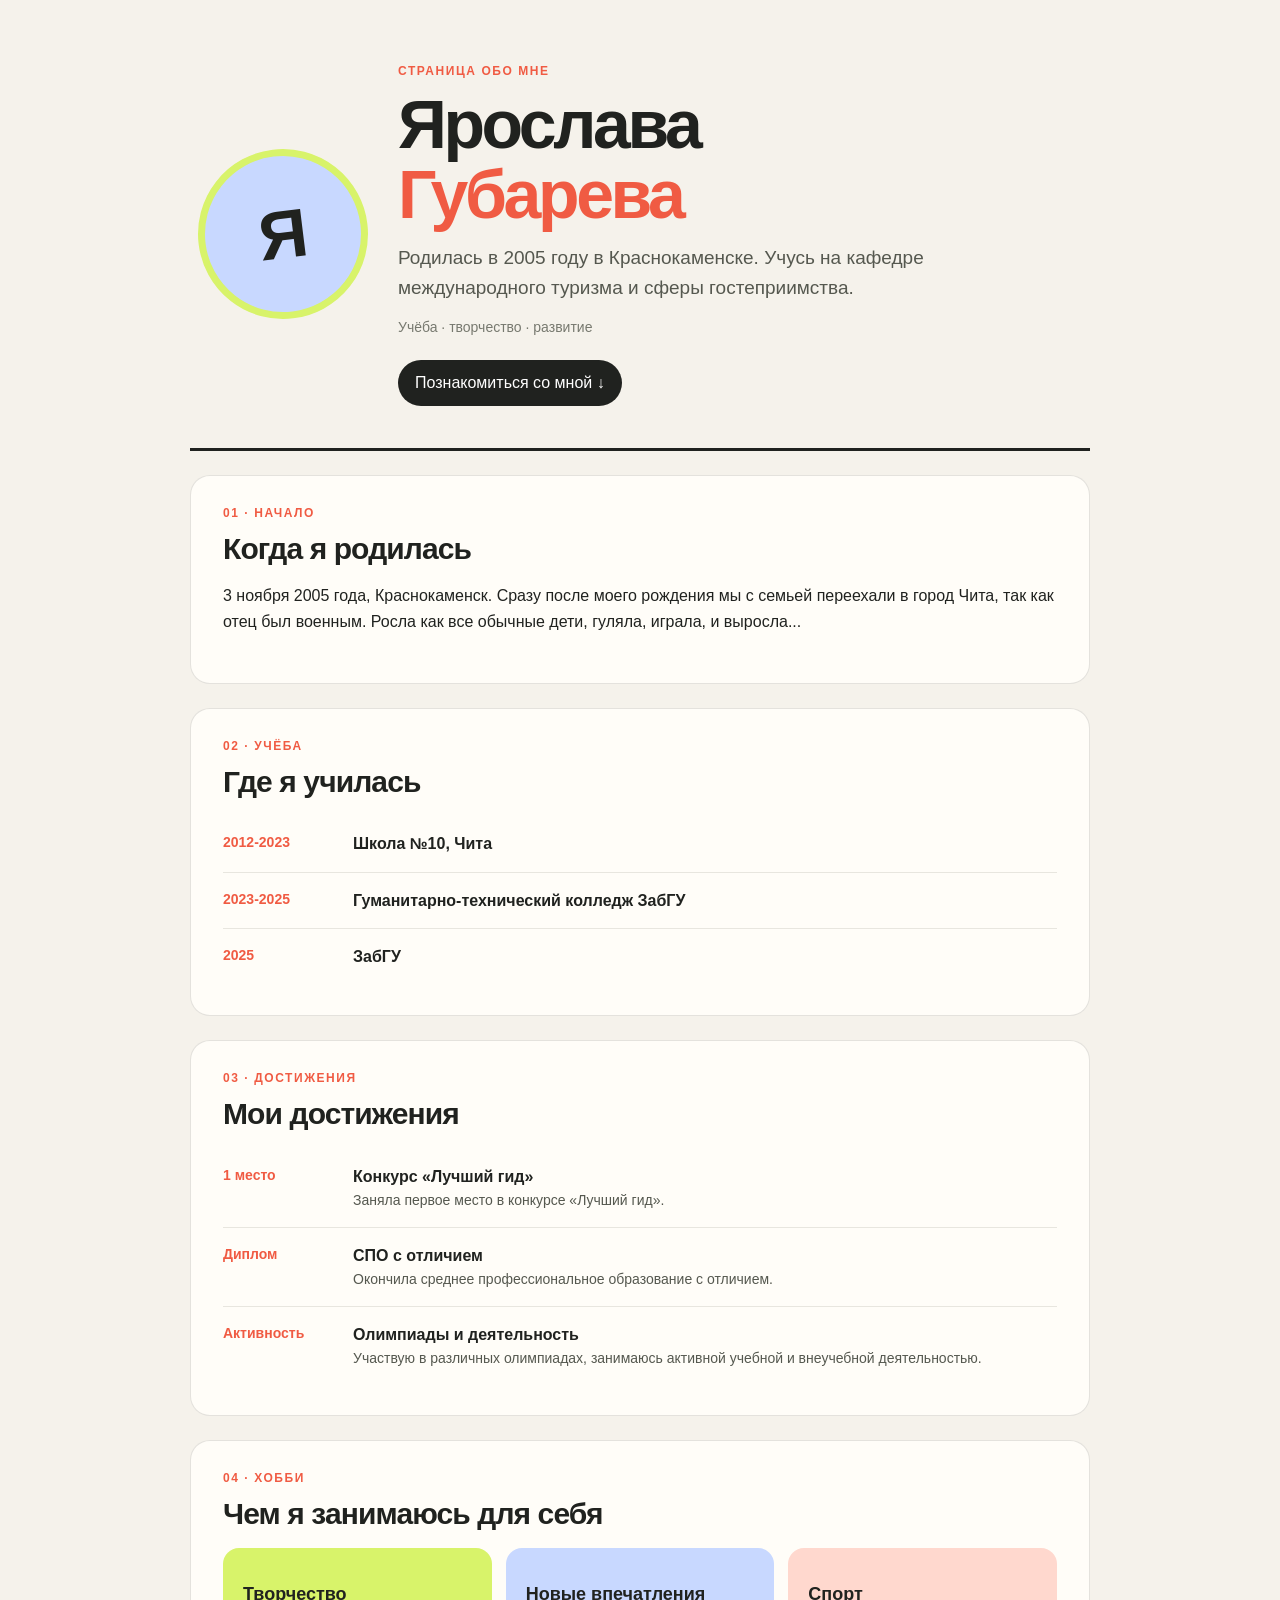
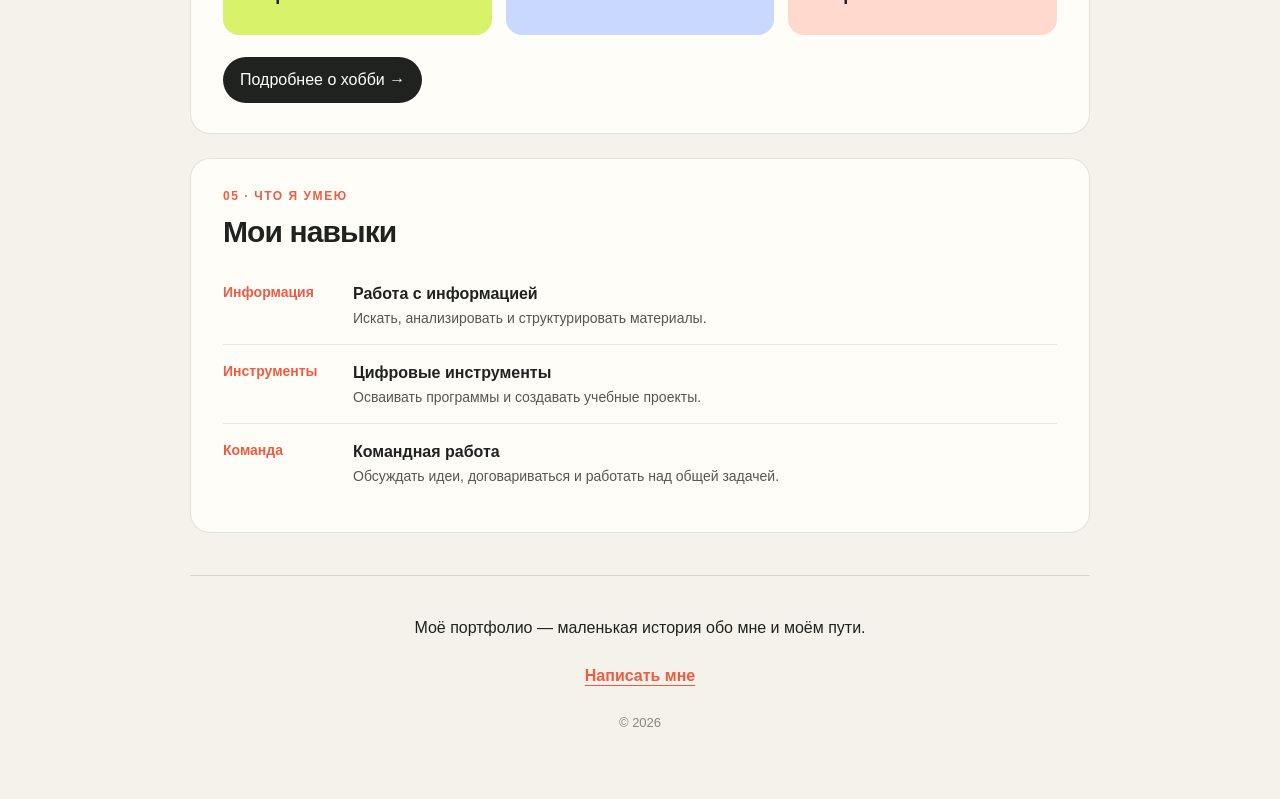
<file: index.html>
<!doctype html>
<html lang="ru">
<head>
  <meta charset="utf-8">
  <meta name="viewport" content="width=device-width, initial-scale=1">
  <title>Моё портфолио</title>
  <link rel="stylesheet" href="style.css">
</head>
<body>
  <header class="hero">
    <div class="avatar" aria-label="Декоративный аватар">Я</div>
    <div class="hero-text">
      <p class="kicker">СТРАНИЦА ОБО МНЕ</p>
      <h1>Ярослава<br><span>Губарева</span></h1>
      <p class="lead">Родилась в 2005 году в Краснокаменске. Учусь на кафедре международного туризма и сферы гостеприимства.</p>
      <p class="hero-meta">Учёба · творчество · развитие</p>
      <a class="button" href="#about">Познакомиться со мной ↓</a>
    </div>
  </header>

  <main>
    <section class="card" id="about">
      <p class="kicker">01 · НАЧАЛО</p>
      <h2>Когда я родилась</h2>
      <p><time datetime="2005-11-03">3 ноября 2005 года</time>, Краснокаменск. Сразу после моего рождения мы с семьей переехали в город Чита, так как отец был военным. Росла как все обычные дети, гуляла, играла, и выросла... </p>
      <div class="tags">
      </div>
    </section>

    <section class="card" id="education">
      <p class="kicker">02 · УЧЁБА</p>
      <h2>Где я училась</h2>
      <ul class="study">
        <li><span class="year">2012-2023</span><div><strong>Школа №10, Чита</strong></div></li>
        <li><span class="year">2023-2025</span><div><strong>Гуманитарно-технический колледж ЗабГУ</strong></div></li>
        <li><span class="year">2025</span><div><strong>ЗабГУ</strong></div></li>
      </ul>
    </section>

    <section class="card" id="achievements">
      <p class="kicker">03 · ДОСТИЖЕНИЯ</p>
      <h2>Мои достижения</h2>
      <ul class="study">
        <li><span class="year">1 место</span><div><strong>Конкурс «Лучший гид»</strong><p>Заняла первое место в конкурсе «Лучший гид».</p></div></li>
        <li><span class="year">Диплом</span><div><strong>СПО с отличием</strong><p>Окончила среднее профессиональное образование с отличием.</p></div></li>
        <li><span class="year">Активность</span><div><strong>Олимпиады и деятельность</strong><p>Участвую в различных олимпиадах, занимаюсь активной учебной и внеучебной деятельностью.</p></div></li>
      </ul>
    </section>

    <section class="card" id="interests">
      <p class="kicker">04 · ХОББИ</p>
      <h2>Чем я занимаюсь для себя</h2>
      <div class="hobbies">
        <article class="hobby hobby-one"><span></span><h3>Творчество</h3></article>
        <article class="hobby hobby-two"><span></span><h3>Новые впечатления</h3></article>
        <article class="hobby hobby-three"><span></span><h3>Спорт</h3></article>
      </div>
      <p class="hobby-more"><a class="button" href="hobbies.html">Подробнее о хобби →</a></p>
    </section>

    <section class="card" id="skills">
      <p class="kicker">05 · ЧТО Я УМЕЮ</p>
      <h2>Мои навыки</h2>
      <ul class="study">
        <li><span class="year">Информация</span><div><strong>Работа с информацией</strong><p>Искать, анализировать и структурировать материалы.</p></div></li>
        <li><span class="year">Инструменты</span><div><strong>Цифровые инструменты</strong><p>Осваивать программы и создавать учебные проекты.</p></div></li>
        <li><span class="year">Команда</span><div><strong>Командная работа</strong><p>Обсуждать идеи, договариваться и работать над общей задачей.</p></div></li>
      </ul>
    </section>
  </main>

 <footer class="footer">
  <p class="kicker"></p>
  <p>Моё портфолио — маленькая история обо мне и моём пути.</p>
  <a href="mailto:gubarevaa90@gmail.com">Написать мне</a>
  <p class="small">© 2026 </p>
</footer>
</body>
</html>
</file>
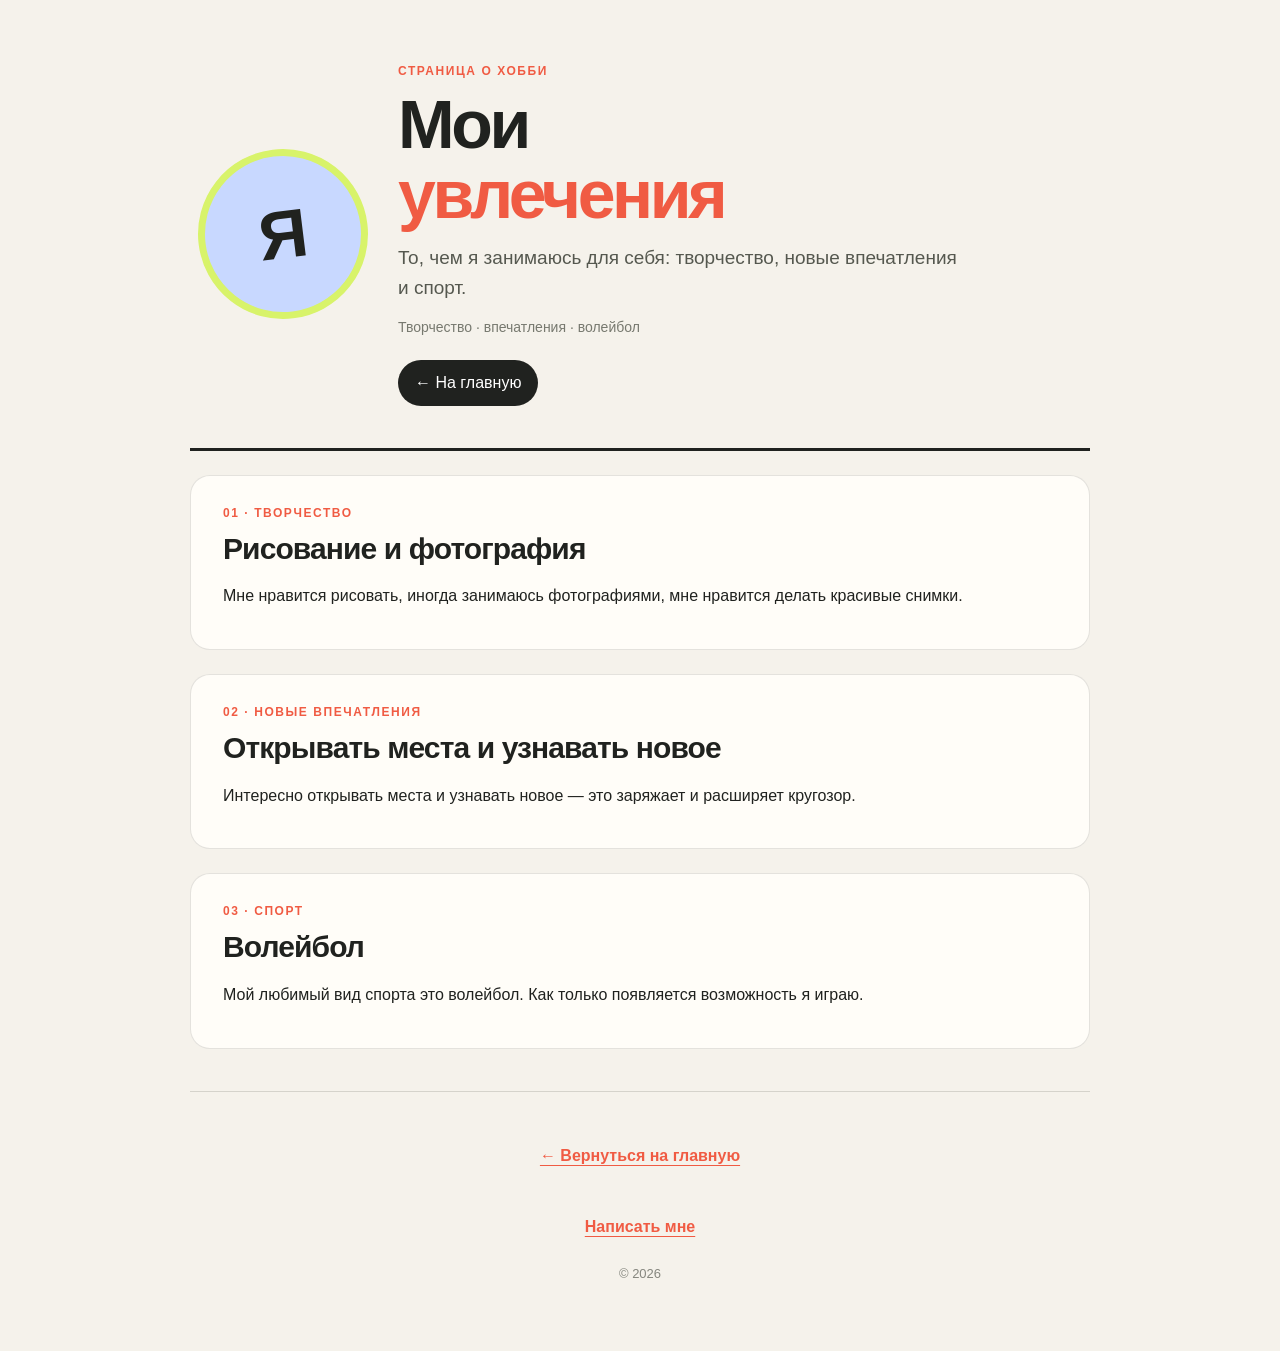
<file: hobbies.html>
<!doctype html>
<html lang="ru">
<head>
  <meta charset="utf-8">
  <meta name="viewport" content="width=device-width, initial-scale=1">
  <title>Мои хобби — Ярослава Губарева</title>
  <link rel="stylesheet" href="style.css">
</head>
<body>
  <header class="hero">
    <div class="avatar" aria-label="Декоративный аватар">Я</div>
    <div class="hero-text">
      <p class="kicker">СТРАНИЦА О ХОББИ</p>
      <h1>Мои<br><span>увлечения</span></h1>
      <p class="lead">То, чем я занимаюсь для себя: творчество, новые впечатления и спорт.</p>
      <p class="hero-meta">Творчество · впечатления · волейбол</p>
      <a class="button" href="index.html">← На главную</a>
    </div>
  </header>

  <main>
    <section class="card">
      <p class="kicker">01 · ТВОРЧЕСТВО</p>
      <h2>Рисование и фотография</h2>
      <p>Мне нравится рисовать, иногда занимаюсь фотографиями, мне нравится делать красивые снимки.</p>
    </section>

    <section class="card">
      <p class="kicker">02 · НОВЫЕ ВПЕЧАТЛЕНИЯ</p>
      <h2>Открывать места и узнавать новое</h2>
      <p>Интересно открывать места и узнавать новое — это заряжает и расширяет кругозор.</p>
    </section>

    <section class="card">
      <p class="kicker">03 · СПОРТ</p>
      <h2>Волейбол</h2>
      <p>Мой любимый вид спорта это волейбол. Как только появляется возможность я играю.</p>
    </section>
  </main>

  <footer class="footer">
    <p class="kicker"></p>
    <h2></h2>
    <p><a href="index.html">← Вернуться на главную</a></p>
    <a href="mailto:gubarevaa90@gmail.com">Написать мне</a>
    <p class="small">© 2026 </p>
  </footer>
</body>
</html>
</file>
<file: style.css>
* {
  box-sizing: border-box;
}

html {
  scroll-behavior: smooth;
}

body {
  margin: 0;
  padding: 42px 20px 56px;
  background: #f5f2eb;
  color: #20221f;
  font-family: Arial, "Helvetica Neue", sans-serif;
  font-size: 16px;
  line-height: 1.6;
}

.hero,
main,
.footer {
  max-width: 900px;
  margin-left: auto;
  margin-right: auto;
}

.hero {
  display: flex;
  flex-wrap: wrap;
  align-items: center;
  gap: 30px;
  padding: 20px 8px 42px;
  border-bottom: 3px solid #20221f;
}

.avatar {
  display: flex;
  align-items: center;
  justify-content: center;
  flex: 0 0 170px;
  width: 170px;
  height: 170px;
  border: 7px solid #d8f36a;
  border-radius: 50%;
  background: #c8d8ff;
  color: #20221f;
  font-size: 68px;
  font-weight: 800;
  transform: rotate(-7deg);
}

.hero-text {
  flex: 1;
  min-width: 250px;
}

.kicker {
  margin: 0 0 9px;
  color: #f05b43;
  font-size: 12px;
  font-weight: 800;
  letter-spacing: 0.13em;
  text-transform: uppercase;
}

h1 {
  margin: 0 0 14px;
  font-size: clamp(42px, 8vw, 68px);
  line-height: 1.02;
  letter-spacing: -0.05em;
}

h1 span {
  color: #f05b43;
}

.lead {
  max-width: 560px;
  margin: 0 0 12px;
  color: #55584f;
  font-size: 19px;
}

.hero-meta {
  margin: 0 0 22px;
  color: #77796f;
  font-size: 14px;
}

.button {
  display: inline-block;
  padding: 10px 17px;
  border-radius: 30px;
  background: #20221f;
  color: white;
  text-decoration: none;
  transition: 0.2s;
}

.button:hover,
.button:focus {
  background: #d8f36a;
  color: #20221f;
}

.card {
  margin-top: 24px;
  padding: 28px 32px 30px;
  background: #fffdf8;
  border: 1px solid rgba(32, 34, 31, 0.12);
  border-radius: 20px;
  transition: border-color 0.2s, transform 0.2s;
}

.card:hover {
  border-color: #f05b43;
  transform: translateY(-2px);
}

h2 {
  margin: 0 0 17px;
  font-size: 30px;
  line-height: 1.15;
  letter-spacing: -0.03em;
}

h3 {
  margin: 0 0 6px;
  font-size: 18px;
}

p {
  margin: 0 0 10px;
}

.tags {
  display: flex;
  flex-wrap: wrap;
  gap: 9px;
  margin-top: 18px;
}

.tags span {
  padding: 6px 12px;
  border: 1px solid #d8d9d1;
  border-radius: 30px;
  font-size: 13px;
}

.study {
  margin: 0;
  padding: 0;
  list-style: none;
}

.study li {
  display: flex;
  gap: 20px;
  padding: 15px 0;
  border-bottom: 1px solid #e8e6df;
}

.study li:last-child {
  border-bottom: none;
}

.year {
  flex: 0 0 110px;
  width: 110px;
  color: #f05b43;
  font-size: 14px;
  font-weight: 800;
}

.tag {
  flex: 0 0 110px;
  width: 110px;
  color: #77796f;
  font-size: 13px;
  font-weight: 700;
}

.study p {
  margin: 0;
  font-size: 14px;
  color: #55584f;
}

.hobbies {
  display: flex;
  flex-wrap: wrap;
  gap: 14px;
}

.hobby {
  flex: 1 1 210px;
  padding: 20px;
  border-radius: 16px;
}

.hobby span {
  display: block;
  margin-bottom: 12px;
  font-size: 27px;
}

.hobby-one {
  background: #d8f36a;
}

.hobby-two {
  background: #c8d8ff;
}

.hobby-three {
  background: #ffd8ce;
}

.hobby p {
  margin: 0;
  font-size: 14px;
  color: #55584f;
}

.hobby-more {
  margin: 22px 0 0;
}

.footer {
  margin-top: 42px;
  padding: 30px 15px 0;
  border-top: 1px solid #d5d3cb;
  text-align: center;
}

.footer h2 {
  margin-bottom: 8px;
}

.footer a {
  display: inline-block;
  margin: 12px 0 24px;
  color: #f05b43;
  font-weight: 700;
  text-underline-offset: 4px;
}

.footer a:hover,
.footer a:focus {
  color: #20221f;
  background: #d8f36a;
}

.small {
  color: #85867e;
  font-size: 13px;
}

@media (max-width: 600px) {
  body {
    padding: 22px 14px 35px;
  }

  .hero {
    justify-content: center;
    text-align: center;
    padding-bottom: 30px;
  }

  .avatar {
    flex-basis: 130px;
    width: 130px;
    height: 130px;
    font-size: 52px;
  }

  .hero-text {
    min-width: 100%;
  }

  .lead {
    font-size: 17px;
  }

  .card {
    padding: 23px 20px;
  }

  h2 {
    font-size: 26px;
  }

  .study li {
    gap: 12px;
  }

  .year {
    flex-basis: 80px;
    width: 80px;
  }

  .tag {
    flex-basis: 80px;
    width: 80px;
  }
}
</file>
